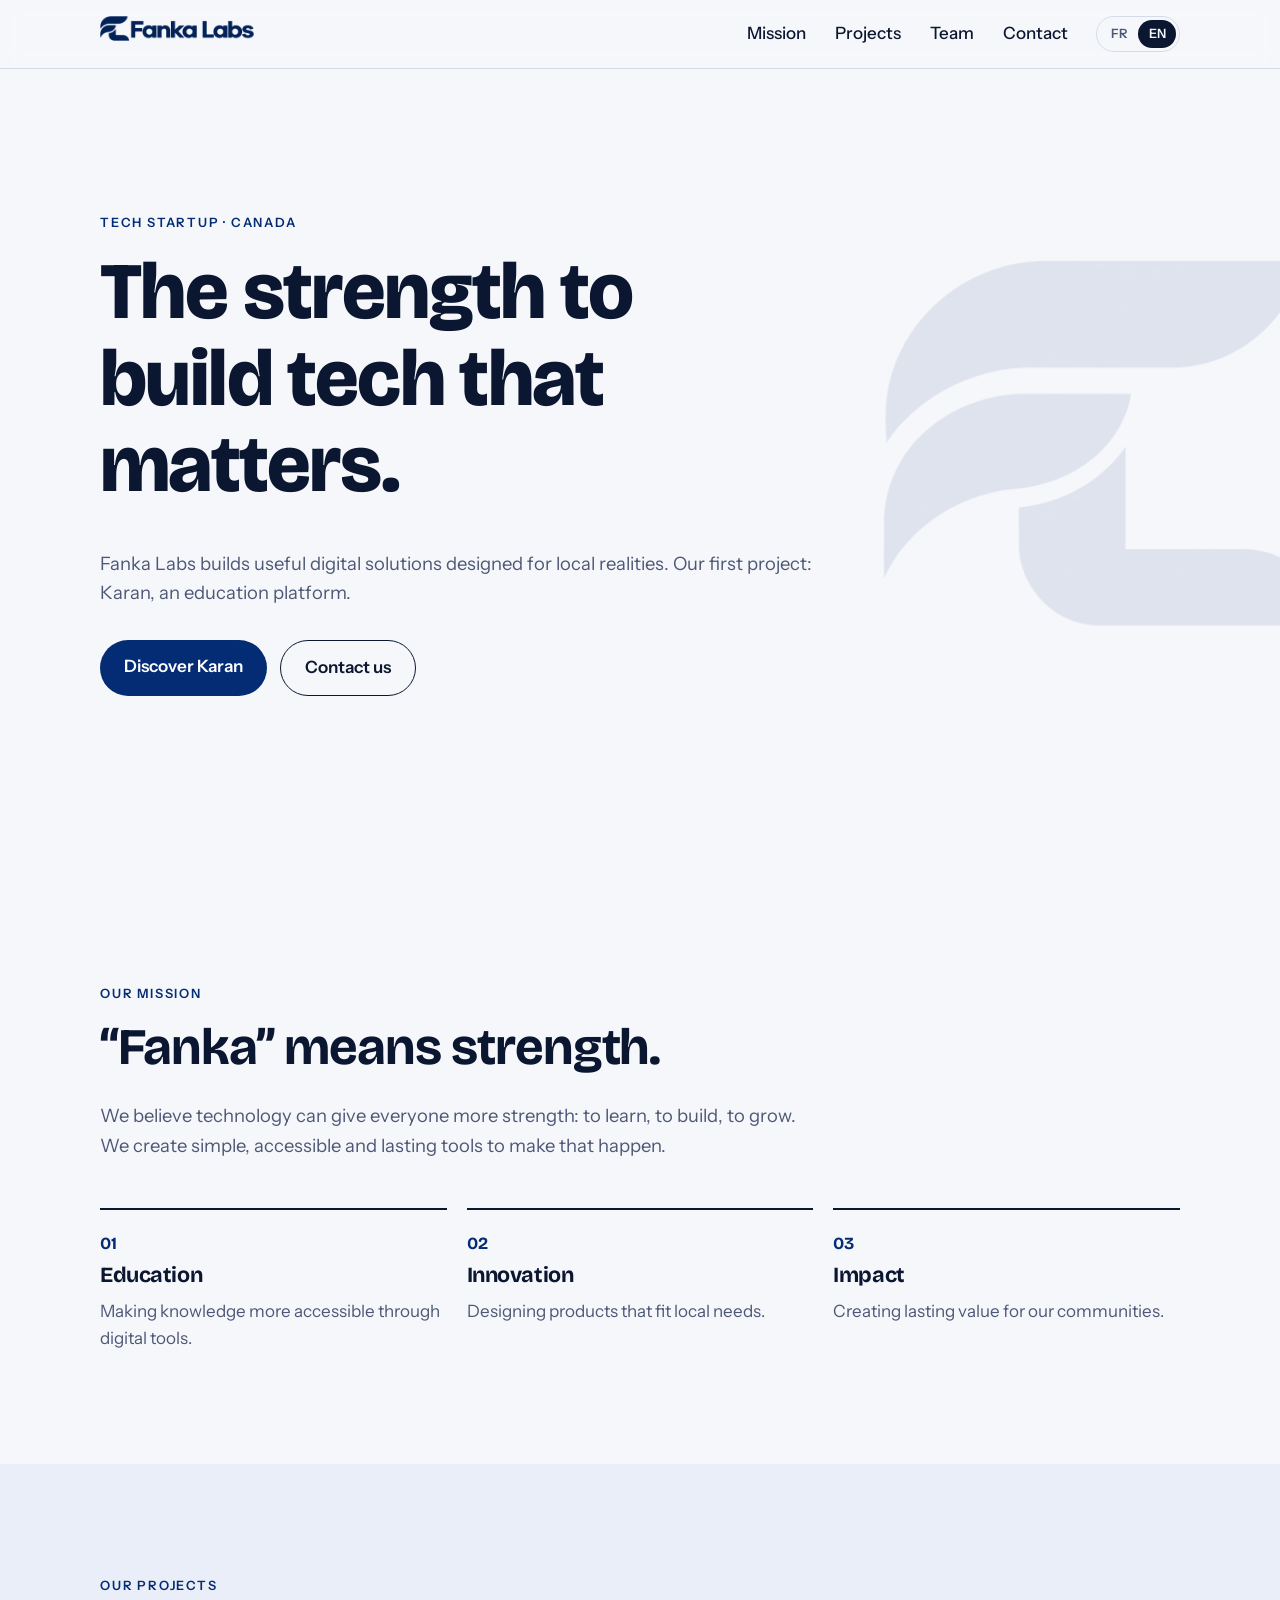
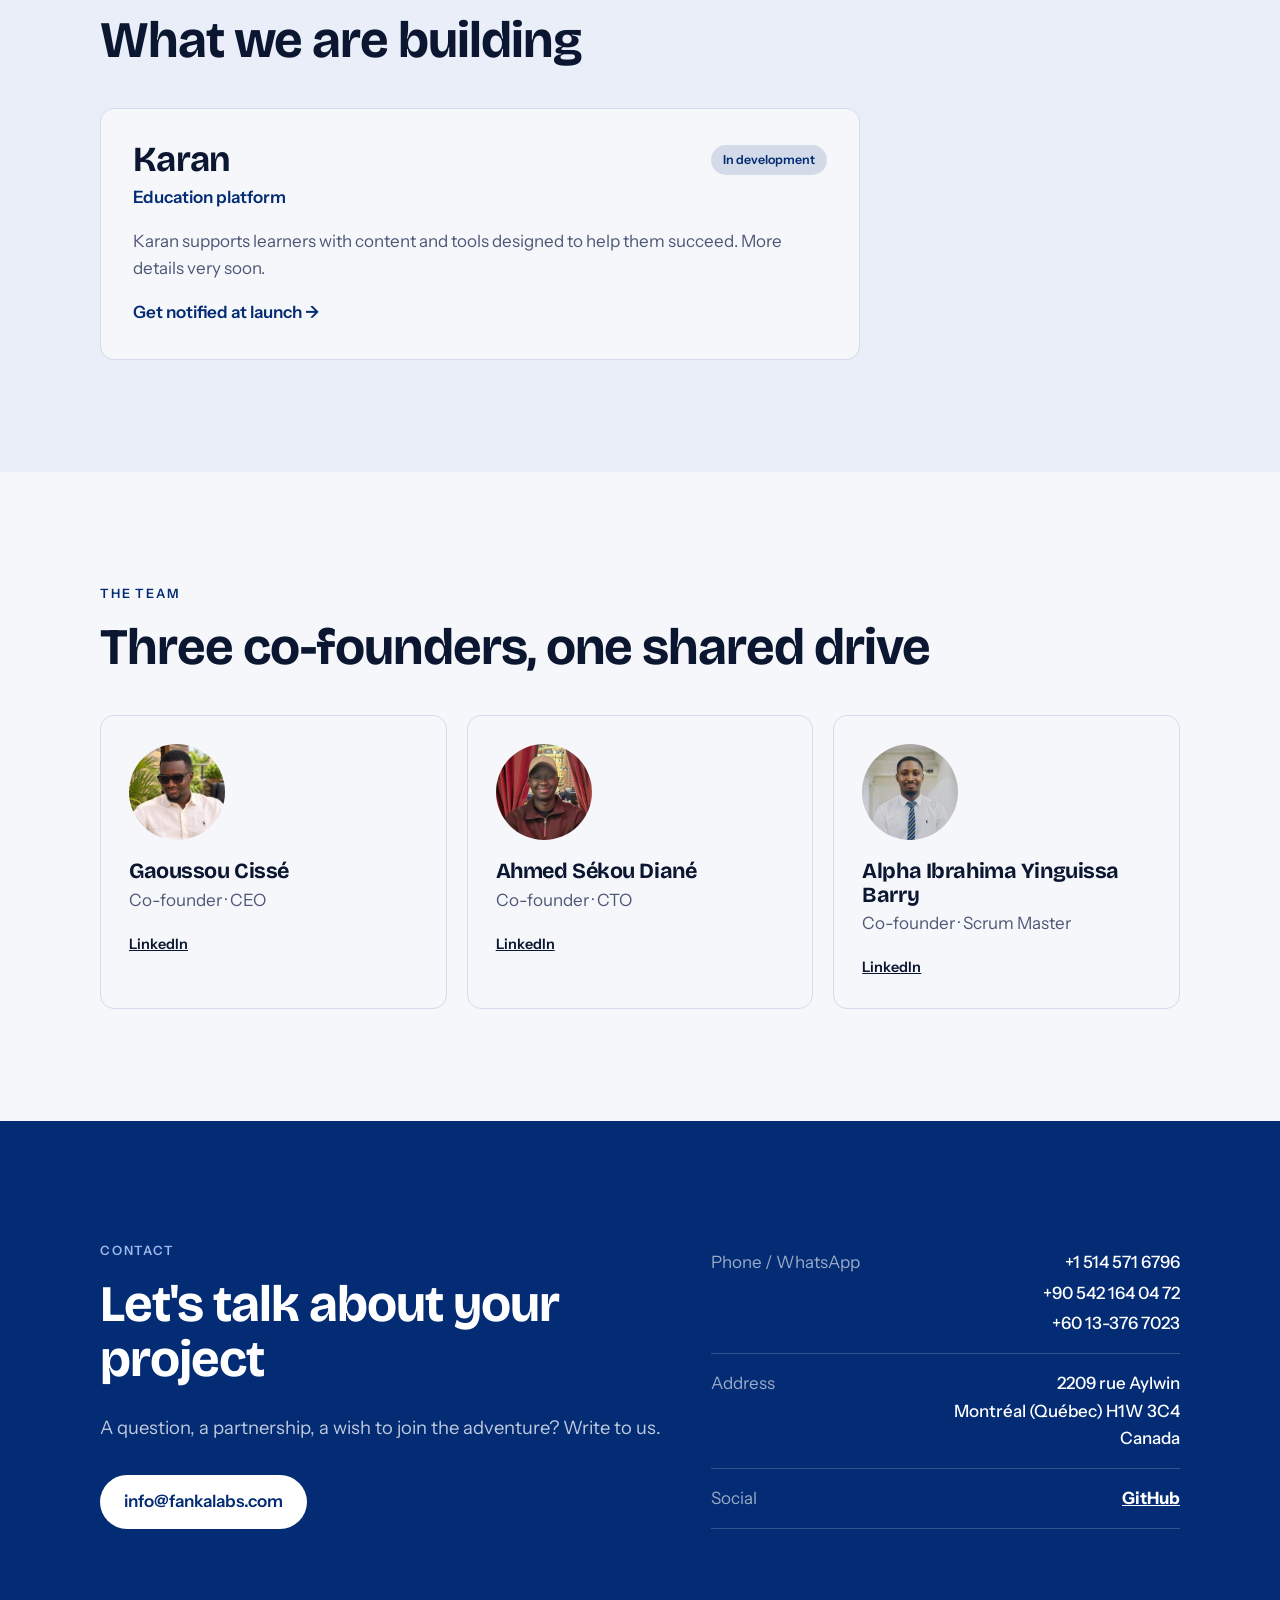
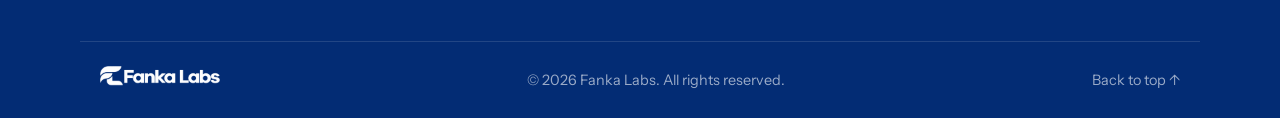
<file: index.html>
<!doctype html>
<html lang="fr">
<head>
  <meta charset="utf-8">
  <meta name="viewport" content="width=device-width, initial-scale=1">
  <title>Fanka Labs — La force de bâtir</title>
  <meta name="description" content="Fanka Labs est une startup technologique basée au Canada qui conçoit des solutions numériques utiles, à commencer par Karan, une plateforme éducative.">
  <meta property="og:title" content="Fanka Labs">
  <meta property="og:description" content="Startup technologique basée au Canada. Notre premier projet : Karan, une plateforme éducative.">
  <meta property="og:type" content="website">
  <meta property="og:url" content="https://fankalabs.com/">
  <link rel="canonical" href="https://fankalabs.com/">
  <meta property="og:image" content="https://fankalabs.com/assets/img/og-image.jpg">
  <meta name="theme-color" content="#032c74">
  <link rel="icon" href="assets/img/favicon.png" type="image/png">
  <link rel="apple-touch-icon" href="assets/img/apple-touch-icon.png">
  <link rel="preconnect" href="https://fonts.googleapis.com">
  <link rel="preconnect" href="https://fonts.gstatic.com" crossorigin>
  <link href="https://fonts.googleapis.com/css2?family=Bricolage+Grotesque:opsz,wght@12..96,500;12..96,700;12..96,800&family=Instrument+Sans:wght@400;500;600&display=swap" rel="stylesheet">
  <link rel="stylesheet" href="assets/css/style.css">
</head>
<body>

  <!-- ===================== EN-TÊTE ===================== -->
  <header class="site-header">
    <div class="container header-inner">
      <a href="#accueil" class="brand" aria-label="Fanka Labs">
        <img src="assets/img/logo.png" alt="Fanka Labs" width="155" height="36">
      </a>

      <button class="nav-toggle" aria-expanded="false" aria-controls="nav" aria-label="Menu">
        <span></span><span></span>
      </button>

      <nav id="nav" class="nav">
        <a href="#mission" data-i18n="nav.mission">Mission</a>
        <a href="#projets" data-i18n="nav.projects">Projets</a>
        <a href="#equipe" data-i18n="nav.team">Équipe</a>
        <a href="#contact" data-i18n="nav.contact">Contact</a>
        <div class="lang-switch" role="group" aria-label="Langue / Language">
          <button type="button" data-lang="fr" aria-pressed="true">FR</button>
          <button type="button" data-lang="en" aria-pressed="false">EN</button>
        </div>
      </nav>
    </div>
  </header>

  <main>

    <!-- ===================== ACCUEIL ===================== -->
    <section id="accueil" class="hero">
      <div class="container hero-inner">
        <p class="eyebrow" data-i18n="hero.eyebrow">Startup technologique · Canada</p>
        <h1 data-i18n="hero.title">La force de bâtir la tech qui compte.</h1>
        <p class="lead" data-i18n="hero.lead">
          Fanka Labs conçoit des solutions numériques utiles, pensées pour les réalités d'ici.
          Notre premier projet : Karan, une plateforme éducative.
        </p>
        <div class="hero-actions">
          <a href="#projets" class="btn btn-primary" data-i18n="hero.cta1">Découvrir Karan</a>
          <a href="#contact" class="btn btn-ghost" data-i18n="hero.cta2">Nous contacter</a>
        </div>
      </div>
      <img class="hero-mark" src="assets/img/icon.png" alt="" aria-hidden="true">
    </section>

    <!-- ===================== MISSION ===================== -->
    <section id="mission" class="section">
      <div class="container">
        <div class="mission-head">
          <p class="eyebrow" data-i18n="mission.eyebrow">Notre mission</p>
          <h2 data-i18n="mission.title">« Fanka » signifie la force.</h2>
          <!-- TODO : remplacer par la vraie phrase de mission -->
          <p class="lead" data-i18n="mission.text">
            Nous croyons que la technologie peut donner plus de force à chacun : apprendre,
            entreprendre, grandir. Nous construisons des outils simples, accessibles et durables
            pour y contribuer.
          </p>
        </div>

        <!-- TODO : ajuster les trois piliers -->
        <div class="pillars">
          <article class="pillar">
            <span class="pillar-num">01</span>
            <h3 data-i18n="pillar1.title">Éducation</h3>
            <p data-i18n="pillar1.text">Rendre le savoir plus accessible grâce au numérique.</p>
          </article>
          <article class="pillar">
            <span class="pillar-num">02</span>
            <h3 data-i18n="pillar2.title">Innovation</h3>
            <p data-i18n="pillar2.text">Concevoir des produits adaptés aux besoins locaux.</p>
          </article>
          <article class="pillar">
            <span class="pillar-num">03</span>
            <h3 data-i18n="pillar3.title">Impact</h3>
            <p data-i18n="pillar3.text">Créer de la valeur durable pour nos communautés.</p>
          </article>
        </div>
      </div>
    </section>

    <!-- ===================== PROJETS ===================== -->
    <section id="projets" class="section section-alt">
      <div class="container">
        <p class="eyebrow" data-i18n="projects.eyebrow">Nos projets</p>
        <h2 data-i18n="projects.title">Ce que nous construisons</h2>

        <div class="projects">
          <article class="project project-featured">
            <div class="project-top">
              <h3>Karan</h3>
              <!-- TODO : confirmer le statut -->
              <span class="badge" data-i18n="karan.status">En développement</span>
            </div>
            <p class="project-tag" data-i18n="karan.tag">Plateforme éducative</p>
            <!-- TODO : décrire Karan (public visé, fonctionnalités) -->
            <p data-i18n="karan.text">
              Karan accompagne les apprenants avec des contenus et des outils pensés pour réussir.
              Plus de détails très bientôt.
            </p>
            <!-- TODO : remplacer # par le lien de Karan quand il existera -->
            <a href="#contact" class="link-arrow" data-i18n="karan.cta">Être informé du lancement</a>
          </article>
        </div>
      </div>
    </section>

    <!-- ===================== ÉQUIPE ===================== -->
    <section id="equipe" class="section">
      <div class="container">
        <p class="eyebrow" data-i18n="team.eyebrow">L'équipe</p>
        <h2 data-i18n="team.title">Trois cofondateurs, une même énergie</h2>

        <div class="team">
          <article class="member">
            <div class="avatar"><img src="assets/img/team/gaoussou-cisse.jpg" alt="Gaoussou Cissé" width="96" height="96" loading="lazy"></div>
            <h3>Gaoussou Cissé</h3>
            <p class="role" data-i18n="team.role1">Cofondateur · CEO</p>
            <a href="https://www.linkedin.com/in/gaoussou-cisse-8489bb23a" class="member-link" target="_blank" rel="noopener">LinkedIn</a>
          </article>
          <article class="member">
            <div class="avatar"><img src="assets/img/team/ahmed-diane.jpg" alt="Ahmed Sékou Diané" width="96" height="96" loading="lazy"></div>
            <h3>Ahmed Sékou Diané</h3>
            <p class="role" data-i18n="team.role2">Cofondateur · CTO</p>
            <a href="https://www.linkedin.com/in/ahmed-s%C3%A9kou-dian%C3%A9-35842526a" class="member-link" target="_blank" rel="noopener">LinkedIn</a>
          </article>
          <article class="member">
            <div class="avatar"><img src="assets/img/team/alpha-barry.jpg" alt="Alpha Ibrahima Yinguissa Barry" width="96" height="96" loading="lazy"></div>
            <h3>Alpha Ibrahima Yinguissa Barry</h3>
            <p class="role" data-i18n="team.role3">Cofondateur · Scrum Master</p>
            <a href="https://www.linkedin.com/in/alpha-ibrahima-yinguissa-barry-97a234262" class="member-link" target="_blank" rel="noopener">LinkedIn</a>
          </article>
        </div>
      </div>
    </section>

    <!-- ===================== CONTACT ===================== -->
    <section id="contact" class="section contact">
      <div class="container contact-inner">
        <div>
          <p class="eyebrow" data-i18n="contact.eyebrow">Contact</p>
          <h2 data-i18n="contact.title">Parlons de votre projet</h2>
          <p class="lead" data-i18n="contact.text">
            Une question, un partenariat, une envie de rejoindre l'aventure ? Écrivez-nous.
          </p>
          <a href="mailto:info@fankalabs.com" class="btn btn-primary">info@fankalabs.com</a>
        </div>

        <ul class="contact-list">
          <li><span data-i18n="contact.phone">Téléphone / WhatsApp</span>
            <strong class="stack">
              <a href="tel:+15145716796">+1 514 571 6796</a>
              <a href="tel:+905421640472">+90 542 164 04 72</a>
              <a href="tel:+60133767023">+60 13-376 7023</a>
            </strong>
          </li>
          <li><span data-i18n="contact.location">Adresse</span>
            <strong class="stack">
              <a href="https://maps.google.com/?q=2209+rue+Aylwin,+Montr%C3%A9al,+QC+H1W+3C4" target="_blank" rel="noopener">2209 rue Aylwin<br>Montréal (Québec) H1W 3C4<br>Canada</a>
            </strong>
          </li>
          <li><span data-i18n="contact.social">Réseaux</span>
            <strong class="socials">
              <a href="https://github.com/fankalabs" target="_blank" rel="noopener">GitHub</a>
            </strong>
          </li>
        </ul>
      </div>
    </section>

  </main>

  <footer class="site-footer">
    <div class="container footer-inner">
      <img src="assets/img/logo-white.png" alt="Fanka Labs" class="footer-logo" width="120" height="28">
      <p>© <span id="year">2026</span> Fanka Labs. <span data-i18n="footer.rights">Tous droits réservés.</span></p>
      <a href="#accueil" data-i18n="footer.top">Retour en haut ↑</a>
    </div>
  </footer>

  <script src="assets/js/main.js"></script>
</body>
</html>
</file>
<file: assets/css/style.css>
/* =========================================================
   Fanka Labs — feuille de style
   Pour appliquer votre identité visuelle, modifiez seulement
   les variables ci-dessous (couleurs et polices).
   ========================================================= */
:root {
  /* Couleurs de Fanka Labs (bleu marine du logo : #032c74) */
  --c-bg: #f6f7fb;          /* fond principal */
  --c-bg-alt: #e9eef8;      /* fond des sections alternées */
  --c-ink: #0b1630;         /* texte principal */
  --c-muted: #4d5876;       /* texte secondaire */
  --c-accent: #032c74;      /* couleur de marque */
  --c-accent-ink: #ffffff;  /* texte sur la couleur de marque */
  --c-line: #d3dbeb;        /* bordures */
  --c-dark: #032c74;        /* fond de la section contact */
  --c-on-dark: #ffffff;

  /* Polices (TODO : remplacer si vous avez les vôtres) */
  --f-display: "Bricolage Grotesque", system-ui, sans-serif;
  --f-body: "Instrument Sans", system-ui, sans-serif;

  --radius: 14px;
  --max: 1120px;
}

*,
*::before,
*::after { box-sizing: border-box; }

html { scroll-behavior: smooth; scroll-padding-top: 80px; }

body {
  margin: 0;
  background: var(--c-bg);
  color: var(--c-ink);
  font-family: var(--f-body);
  font-size: 17px;
  line-height: 1.6;
  -webkit-font-smoothing: antialiased;
}

img { max-width: 100%; display: block; }
a { color: inherit; }

h1, h2, h3 {
  font-family: var(--f-display);
  line-height: 1.08;
  letter-spacing: -0.02em;
  margin: 0 0 0.5em;
}
h1 { font-size: clamp(2.6rem, 7vw, 5rem); font-weight: 800; }
h2 { font-size: clamp(2rem, 4.5vw, 3.2rem); font-weight: 700; }
h3 { font-size: 1.35rem; font-weight: 700; }

.container { width: 100%; max-width: var(--max); margin: 0 auto; padding: 0 20px; }

.eyebrow {
  font-size: 0.8rem;
  font-weight: 600;
  letter-spacing: 0.14em;
  text-transform: uppercase;
  color: var(--c-accent);
  margin: 0 0 1rem;
}

.lead { font-size: 1.15rem; color: var(--c-muted); max-width: 60ch; }

/* ---------- Boutons ---------- */
.btn {
  display: inline-block;
  padding: 0.85rem 1.5rem;
  border-radius: 999px;
  font-weight: 600;
  text-decoration: none;
  transition: transform .15s ease, background .15s ease;
}
.btn:hover { transform: translateY(-2px); }
.btn-primary { background: var(--c-accent); color: var(--c-accent-ink); }
.btn-ghost { border: 1.5px solid var(--c-ink); }
.btn-ghost:hover { background: var(--c-ink); color: var(--c-bg); }

/* ---------- En-tête ---------- */
.site-header {
  position: sticky;
  top: 0;
  z-index: 50;
  background: color-mix(in srgb, var(--c-bg) 88%, transparent);
  backdrop-filter: blur(10px);
  border-bottom: 1px solid var(--c-line);
}
.header-inner { display: flex; align-items: center; justify-content: space-between; height: 68px; }
.brand img { height: 36px; width: auto; }

.nav { display: flex; align-items: center; gap: 1.8rem; }
.nav a { text-decoration: none; font-weight: 500; }
.nav a:hover { color: var(--c-accent); }

.lang-switch { display: flex; border: 1px solid var(--c-line); border-radius: 999px; padding: 3px; }
.lang-switch button {
  border: 0;
  background: transparent;
  font: inherit;
  font-size: 0.8rem;
  font-weight: 600;
  padding: 0.25rem 0.65rem;
  border-radius: 999px;
  cursor: pointer;
  color: var(--c-muted);
}
.lang-switch button[aria-pressed="true"] { background: var(--c-ink); color: var(--c-bg); }

.nav-toggle {
  display: none;
  background: none;
  border: 0;
  width: 40px;
  height: 40px;
  cursor: pointer;
  position: relative;
}
.nav-toggle span {
  position: absolute;
  left: 9px;
  right: 9px;
  height: 2px;
  background: var(--c-ink);
  transition: transform .2s ease, top .2s ease;
}
.nav-toggle span:first-child { top: 15px; }
.nav-toggle span:last-child { top: 23px; }
.nav-toggle[aria-expanded="true"] span:first-child { top: 19px; transform: rotate(45deg); }
.nav-toggle[aria-expanded="true"] span:last-child { top: 19px; transform: rotate(-45deg); }

/* ---------- Accueil ---------- */
.hero { position: relative; overflow: hidden; padding: clamp(5rem, 12vw, 9rem) 0 clamp(6rem, 14vw, 11rem); }
.hero-inner { position: relative; z-index: 1; }
.hero h1 { max-width: 14ch; }
.hero-actions { display: flex; flex-wrap: wrap; gap: 0.8rem; margin-top: 2rem; }
.hero-mark {
  position: absolute;
  right: max(-6vw, -80px);
  top: 50%;
  transform: translateY(-50%);
  width: clamp(240px, 42vw, 560px);
  height: auto;
  opacity: 0.09;
  pointer-events: none;
  user-select: none;
}
@media (max-width: 860px) {
  .hero-mark { top: auto; bottom: -40px; transform: none; opacity: 0.07; }
}

/* ---------- Sections ---------- */
.section { padding: clamp(4rem, 9vw, 7rem) 0; }
.section-alt { background: var(--c-bg-alt); }

.mission-head { margin-bottom: 3rem; }
.pillars { display: grid; grid-template-columns: repeat(3, 1fr); gap: 1.25rem; }
.pillar { border-top: 2px solid var(--c-ink); padding-top: 1.25rem; }
.pillar-num { font-family: var(--f-display); font-weight: 700; color: var(--c-accent); }
.pillar h3 { margin-top: 0.4rem; }
.pillar p { color: var(--c-muted); margin: 0; }

/* ---------- Projets ---------- */
.projects { display: grid; grid-template-columns: minmax(0, 760px); gap: 1.25rem; margin-top: 2.5rem; }
.project { border-radius: var(--radius); padding: 2rem; }
.project-featured { background: var(--c-bg); border: 1px solid var(--c-line); }
.project-featured h3 { font-size: 2.2rem; margin: 0; }
.project-top { display: flex; align-items: center; justify-content: space-between; gap: 1rem; flex-wrap: wrap; }
.project-tag { color: var(--c-accent); font-weight: 600; margin: 0.3rem 0 1rem; }
.project-featured p:not(.project-tag) { color: var(--c-muted); }
.project-soon { border: 1.5px dashed var(--c-line); color: var(--c-muted); display: flex; flex-direction: column; justify-content: center; }
.project-soon h3 { color: var(--c-ink); }
.badge {
  font-size: 0.78rem;
  font-weight: 600;
  padding: 0.3rem 0.75rem;
  border-radius: 999px;
  background: color-mix(in srgb, var(--c-accent) 14%, transparent);
  color: var(--c-accent);
}
.link-arrow { font-weight: 600; color: var(--c-accent); text-decoration: none; }
.link-arrow::after { content: " →"; }

/* ---------- Équipe ---------- */
.team { display: grid; grid-template-columns: repeat(3, 1fr); gap: 1.25rem; margin-top: 2.5rem; }
.member { border: 1px solid var(--c-line); border-radius: var(--radius); padding: 1.75rem; }
.avatar {
  width: 96px;
  height: 96px;
  border-radius: 50%;
  display: grid;
  place-items: center;
  background: var(--c-ink);
  color: var(--c-bg);
  font-family: var(--f-display);
  font-weight: 700;
  font-size: 1.4rem;
  margin-bottom: 1.25rem;
  overflow: hidden;
}
.avatar img { width: 100%; height: 100%; object-fit: cover; }
.member h3 { margin-bottom: 0.2rem; }
.role { color: var(--c-muted); margin: 0 0 1rem; }
.member-link { font-weight: 600; font-size: 0.9rem; }

/* ---------- Contact ---------- */
.contact { background: var(--c-dark); color: var(--c-on-dark); }
.contact .lead { color: color-mix(in srgb, var(--c-on-dark) 75%, transparent); margin-bottom: 2rem; }
.contact .eyebrow { color: #9db7ea; }
.contact .btn-primary { background: #ffffff; color: var(--c-accent); }
.contact-inner { display: grid; grid-template-columns: 1.2fr 1fr; gap: 3rem; align-items: end; }
.contact-list { list-style: none; margin: 0; padding: 0; }
.contact-list li {
  display: flex;
  justify-content: space-between;
  gap: 1rem;
  padding: 1rem 0;
  border-bottom: 1px solid color-mix(in srgb, var(--c-on-dark) 18%, transparent);
}
.contact-list span { color: color-mix(in srgb, var(--c-on-dark) 60%, transparent); }
.stack { display: flex; flex-direction: column; align-items: flex-end; gap: 0.2rem; text-align: right; font-weight: 500; }
.stack a { text-decoration: none; }
.stack a:hover { text-decoration: underline; }
.socials { display: flex; gap: 1rem; flex-wrap: wrap; justify-content: flex-end; }

/* ---------- Pied de page ---------- */
.site-footer { background: var(--c-dark); color: color-mix(in srgb, var(--c-on-dark) 60%, transparent); font-size: 0.9rem; }
.footer-inner { display: flex; justify-content: space-between; gap: 1rem; padding-top: 1.5rem; padding-bottom: 1.5rem; border-top: 1px solid color-mix(in srgb, var(--c-on-dark) 12%, transparent); }
.footer-inner { align-items: center; }
.footer-logo { height: 28px; width: auto; }
.footer-inner a { text-decoration: none; }
.footer-inner p { margin: 0; }

/* ---------- Animations d'apparition ---------- */
.reveal { opacity: 0; transform: translateY(18px); transition: opacity .6s ease, transform .6s ease; }
.reveal.is-visible { opacity: 1; transform: none; }
@media (prefers-reduced-motion: reduce) {
  html { scroll-behavior: auto; }
  .reveal { opacity: 1; transform: none; transition: none; }
}

/* ---------- Mobile ---------- */
@media (max-width: 860px) {
  .nav-toggle { display: block; }
  .nav {
    position: absolute;
    top: 68px;
    left: 0;
    right: 0;
    flex-direction: column;
    align-items: flex-start;
    gap: 1.1rem;
    padding: 1.5rem 20px 2rem;
    background: var(--c-bg);
    border-bottom: 1px solid var(--c-line);
    display: none;
  }
  .nav.is-open { display: flex; }
  .pillars, .team, .projects, .contact-inner { grid-template-columns: 1fr; }
  .contact-inner { align-items: start; }
  .contact-list li { flex-direction: column; gap: 0.2rem; }
  .socials { justify-content: flex-start; }
  .stack { align-items: flex-start; text-align: left; }
  .footer-inner { flex-direction: column; }
}
</file>
